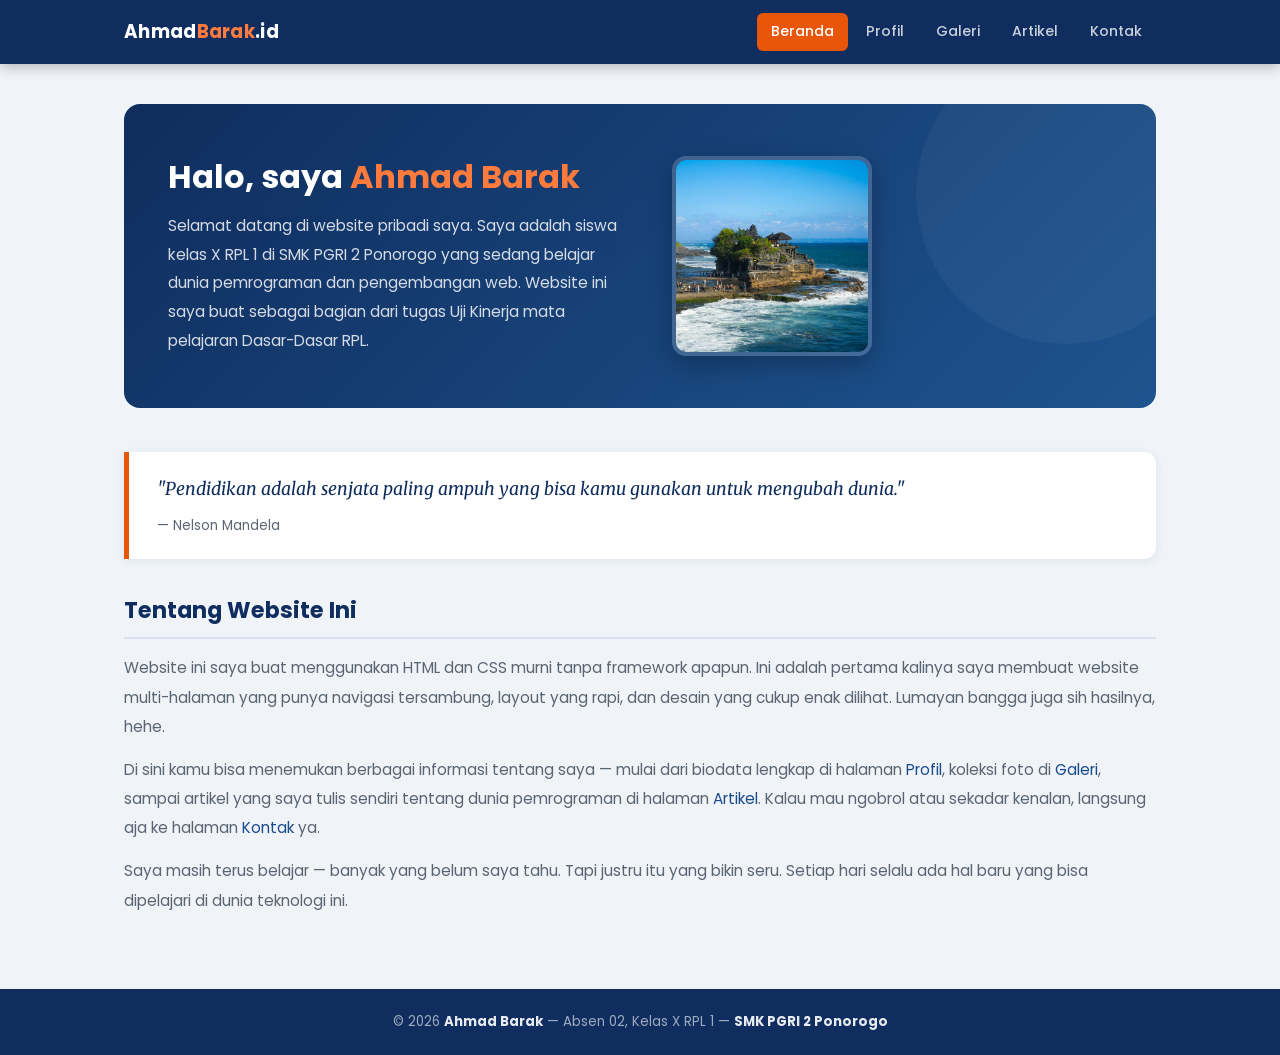
<file: index.html>
<!DOCTYPE html>
<html lang="id">
<head>
    <meta charset="UTF-8">
    <meta name="viewport" content="width=device-width, initial-scale=1.0">
    <title>Beranda — Website Ahmad Barak</title>
    <link rel="stylesheet" href="style.css">
</head>
<body>

    <header>
        <div class="header-dalam">
            <a href="index.html" class="logo-site">Ahmad<span>Barak</span>.id</a>
            <nav>
                <ul>
                    <li><a href="index.html" class="aktif">Beranda</a></li>
                    <li><a href="profil.html">Profil</a></li>
                    <li><a href="galeri.html">Galeri</a></li>
                    <li><a href="artikel.html">Artikel</a></li>
                    <li><a href="kontak.html">Kontak</a></li>
                </ul>
            </nav>
        </div>
    </header>

    <main>

        <section class="hero-box">
            <div class="hero-teks">
                <h1>Halo, saya <span>Ahmad Barak</span> </h1>
                <p>
                    Selamat datang di website pribadi saya. Saya adalah siswa kelas X RPL 1
                    di SMK PGRI 2 Ponorogo yang sedang belajar dunia pemrograman dan
                    pengembangan web. Website ini saya buat sebagai bagian dari tugas
                    Uji Kinerja mata pelajaran Dasar-Dasar RPL.
                </p>
            </div>
            <div class="hero-foto">
                <img
                    src="img4.jpg"
                    alt="Pura Tanah Lot, Bali"
                >
            </div>
        </section>

        <div class="kotak-motivasi">
            <blockquote>
                "Pendidikan adalah senjata paling ampuh yang bisa kamu gunakan untuk mengubah dunia."
            </blockquote>
            <p class="sumber-kutipan">— Nelson Mandela</p>
        </div>

        <section class="tentang-saya">
            <h2>Tentang Website Ini</h2>
            <p>
                Website ini saya buat menggunakan HTML dan CSS murni tanpa framework apapun.
                Ini adalah pertama kalinya saya membuat website multi-halaman yang punya
                navigasi tersambung, layout yang rapi, dan desain yang cukup enak dilihat.
                Lumayan bangga juga sih hasilnya, hehe.
            </p>
            <p>
                Di sini kamu bisa menemukan berbagai informasi tentang saya — mulai dari
                biodata lengkap di halaman <a href="profil.html">Profil</a>, koleksi foto di
                <a href="galeri.html">Galeri</a>, sampai artikel yang saya tulis sendiri
                tentang dunia pemrograman di halaman <a href="artikel.html">Artikel</a>.
                Kalau mau ngobrol atau sekadar kenalan, langsung aja ke halaman
                <a href="kontak.html">Kontak</a> ya.
            </p>
            <p>
                Saya masih terus belajar — banyak yang belum saya tahu. Tapi justru itu
                yang bikin seru. Setiap hari selalu ada hal baru yang bisa dipelajari di
                dunia teknologi ini.
            </p>
        </section>

    </main>

    <footer>
        <p>
            &copy; 2026 <strong>Ahmad Barak</strong> &mdash; Absen 02, Kelas X RPL 1 &mdash;
            <strong>SMK PGRI 2 Ponorogo</strong>
        </p>
    </footer>

</body>
</html>
</file>
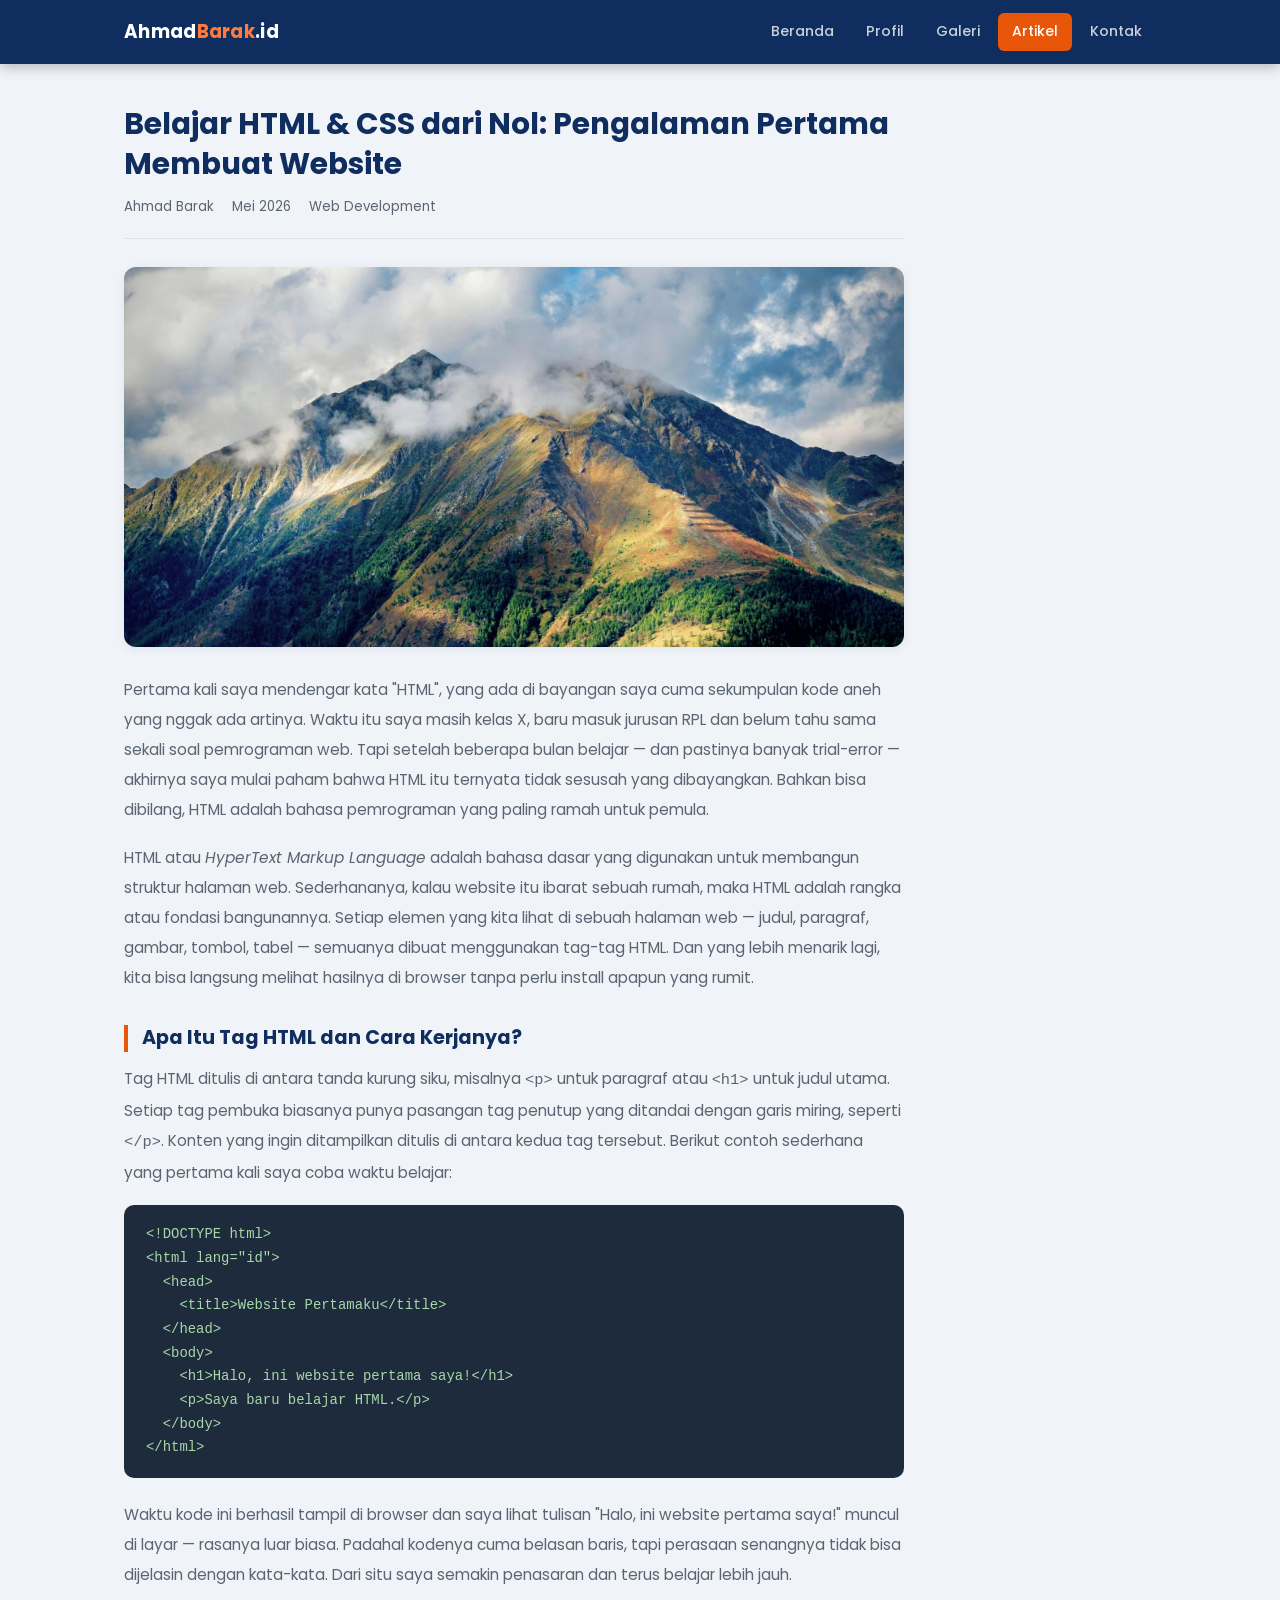
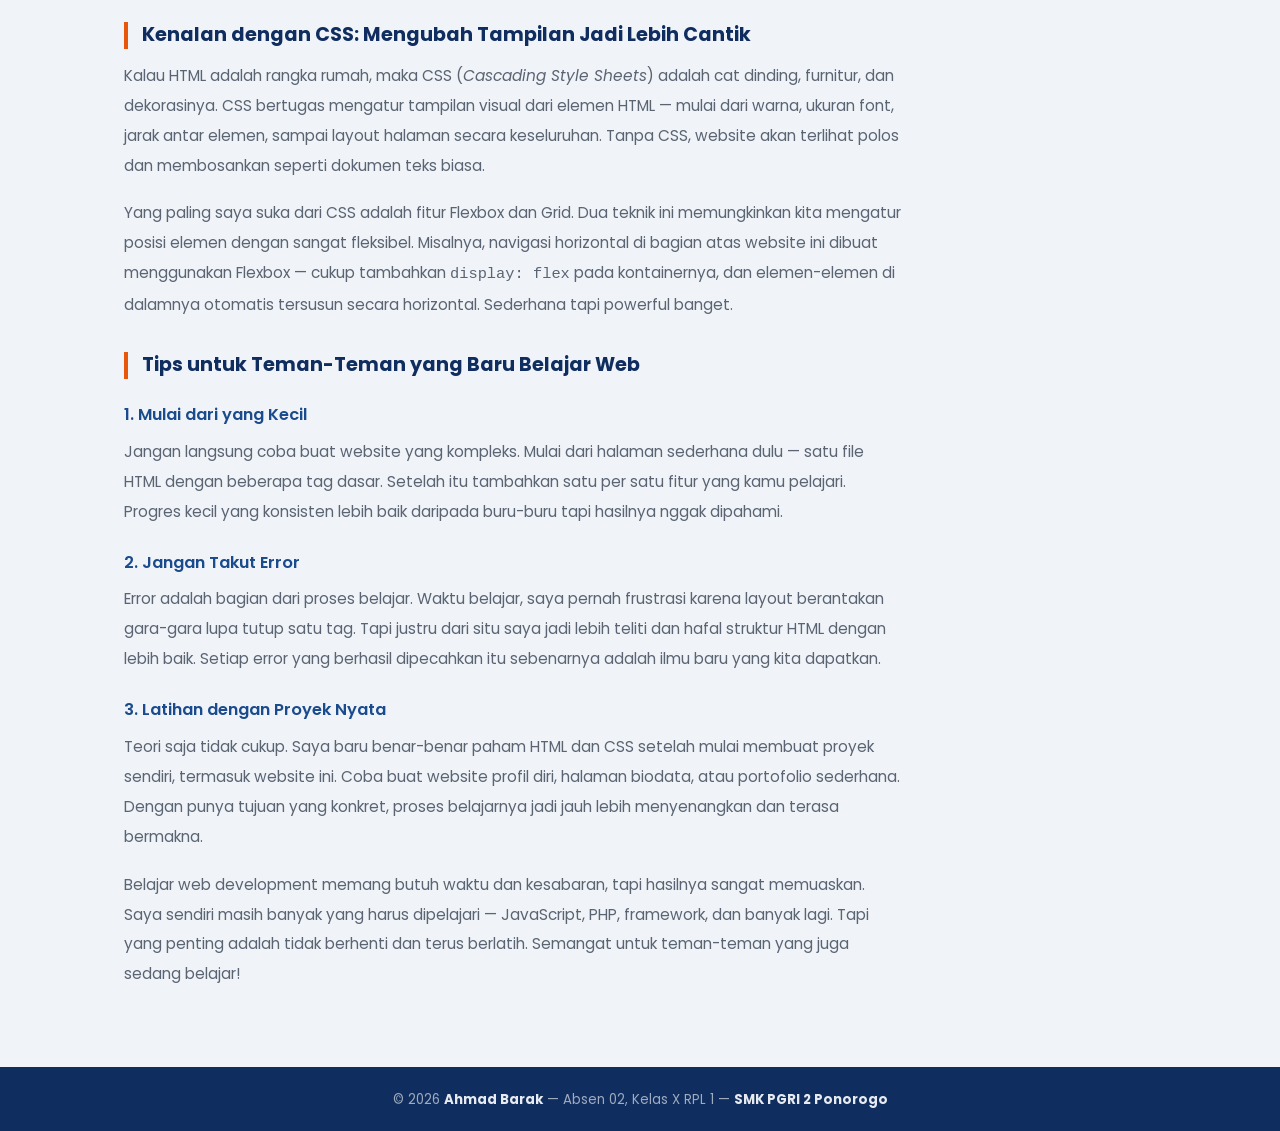
<file: artikel.html>
<!DOCTYPE html>
<html lang="id">
<head>
    <meta charset="UTF-8">
    <meta name="viewport" content="width=device-width, initial-scale=1.0">
    <title>Artikel — Website Ahmad Barak</title>
    <link rel="stylesheet" href="style.css">
</head>
<body>

    <header>
        <div class="header-dalam">
            <a href="index.html" class="logo-site">Ahmad<span>Barak</span>.id</a>
            <nav>
                <ul>
                    <li><a href="index.html">Beranda</a></li>
                    <li><a href="profil.html">Profil</a></li>
                    <li><a href="galeri.html">Galeri</a></li>
                    <li><a href="artikel.html" class="aktif">Artikel</a></li>
                    <li><a href="kontak.html">Kontak</a></li>
                </ul>
            </nav>
        </div>
    </header>

    <main>

        <div class="wrapper-artikel">

            <h1 class="judul-artikel">Belajar HTML & CSS dari Nol: Pengalaman Pertama Membuat Website</h1>

            <div class="meta-artikel">
                <span> Ahmad Barak</span>
                <span> Mei 2026</span>
                <span> Web Development</span>
            </div>

            <img
                src="img5.jpg"
                alt="Belajar HTML dan CSS"
                class="gambar-artikel"
            >

            <p>
                Pertama kali saya mendengar kata "HTML", yang ada di bayangan saya cuma sekumpulan
                kode aneh yang nggak ada artinya. Waktu itu saya masih kelas X, baru masuk jurusan
                RPL dan belum tahu sama sekali soal pemrograman web. Tapi setelah beberapa bulan
                belajar — dan pastinya banyak trial-error — akhirnya saya mulai paham bahwa HTML
                itu ternyata tidak sesusah yang dibayangkan. Bahkan bisa dibilang, HTML adalah
                bahasa pemrograman yang paling ramah untuk pemula.
            </p>

            <p>
                HTML atau <em>HyperText Markup Language</em> adalah bahasa dasar yang digunakan
                untuk membangun struktur halaman web. Sederhananya, kalau website itu ibarat
                sebuah rumah, maka HTML adalah rangka atau fondasi bangunannya. Setiap elemen
                yang kita lihat di sebuah halaman web — judul, paragraf, gambar, tombol, tabel —
                semuanya dibuat menggunakan tag-tag HTML. Dan yang lebih menarik lagi, kita bisa
                langsung melihat hasilnya di browser tanpa perlu install apapun yang rumit.
            </p>

            <h2>Apa Itu Tag HTML dan Cara Kerjanya?</h2>

            <p>
                Tag HTML ditulis di antara tanda kurung siku, misalnya <code>&lt;p&gt;</code>
                untuk paragraf atau <code>&lt;h1&gt;</code> untuk judul utama. Setiap tag
                pembuka biasanya punya pasangan tag penutup yang ditandai dengan garis miring,
                seperti <code>&lt;/p&gt;</code>. Konten yang ingin ditampilkan ditulis di antara
                kedua tag tersebut. Berikut contoh sederhana yang pertama kali saya coba waktu
                belajar:
            </p>

            <div class="contoh-kode">
&lt;!DOCTYPE html&gt;<br>
&lt;html lang="id"&gt;<br>
&nbsp;&nbsp;&lt;head&gt;<br>
&nbsp;&nbsp;&nbsp;&nbsp;&lt;title&gt;Website Pertamaku&lt;/title&gt;<br>
&nbsp;&nbsp;&lt;/head&gt;<br>
&nbsp;&nbsp;&lt;body&gt;<br>
&nbsp;&nbsp;&nbsp;&nbsp;&lt;h1&gt;Halo, ini website pertama saya!&lt;/h1&gt;<br>
&nbsp;&nbsp;&nbsp;&nbsp;&lt;p&gt;Saya baru belajar HTML.&lt;/p&gt;<br>
&nbsp;&nbsp;&lt;/body&gt;<br>
&lt;/html&gt;
            </div>

            <p>
                Waktu kode ini berhasil tampil di browser dan saya lihat tulisan "Halo, ini website
                pertama saya!" muncul di layar — rasanya luar biasa. Padahal kodenya cuma belasan
                baris, tapi perasaan senangnya tidak bisa dijelasin dengan kata-kata. Dari situ
                saya semakin penasaran dan terus belajar lebih jauh.
            </p>

            <h2>Kenalan dengan CSS: Mengubah Tampilan Jadi Lebih Cantik</h2>

            <p>
                Kalau HTML adalah rangka rumah, maka CSS (<em>Cascading Style Sheets</em>) adalah
                cat dinding, furnitur, dan dekorasinya. CSS bertugas mengatur tampilan visual dari
                elemen HTML — mulai dari warna, ukuran font, jarak antar elemen, sampai layout
                halaman secara keseluruhan. Tanpa CSS, website akan terlihat polos dan membosankan
                seperti dokumen teks biasa.
            </p>

            <p>
                Yang paling saya suka dari CSS adalah fitur Flexbox dan Grid. Dua teknik ini
                memungkinkan kita mengatur posisi elemen dengan sangat fleksibel. Misalnya,
                navigasi horizontal di bagian atas website ini dibuat menggunakan Flexbox —
                cukup tambahkan <code>display: flex</code> pada kontainernya, dan elemen-elemen
                di dalamnya otomatis tersusun secara horizontal. Sederhana tapi powerful banget.
            </p>

            <h2>Tips untuk Teman-Teman yang Baru Belajar Web</h2>

            <h3>1. Mulai dari yang Kecil</h3>
            <p>
                Jangan langsung coba buat website yang kompleks. Mulai dari halaman sederhana
                dulu — satu file HTML dengan beberapa tag dasar. Setelah itu tambahkan satu per
                satu fitur yang kamu pelajari. Progres kecil yang konsisten lebih baik daripada
                buru-buru tapi hasilnya nggak dipahami.
            </p>

            <h3>2. Jangan Takut Error</h3>
            <p>
                Error adalah bagian dari proses belajar. Waktu belajar, saya pernah frustrasi
                karena layout berantakan gara-gara lupa tutup satu tag. Tapi justru dari situ
                saya jadi lebih teliti dan hafal struktur HTML dengan lebih baik. Setiap error
                yang berhasil dipecahkan itu sebenarnya adalah ilmu baru yang kita dapatkan.
            </p>

            <h3>3. Latihan dengan Proyek Nyata</h3>
            <p>
                Teori saja tidak cukup. Saya baru benar-benar paham HTML dan CSS setelah mulai
                membuat proyek sendiri, termasuk website ini. Coba buat website profil diri,
                halaman biodata, atau portofolio sederhana. Dengan punya tujuan yang konkret,
                proses belajarnya jadi jauh lebih menyenangkan dan terasa bermakna.
            </p>

            <p>
                Belajar web development memang butuh waktu dan kesabaran, tapi hasilnya sangat
                memuaskan. Saya sendiri masih banyak yang harus dipelajari — JavaScript, PHP,
                framework, dan banyak lagi. Tapi yang penting adalah tidak berhenti dan terus
                berlatih. Semangat untuk teman-teman yang juga sedang belajar! 
            </p>

        </div>

    </main>

    <footer>
        <p>
            &copy; 2026 <strong>Ahmad Barak</strong> &mdash; Absen 02, Kelas X RPL 1 &mdash;
            <strong>SMK PGRI 2 Ponorogo</strong>
        </p>
    </footer>

</body>
</html>
</file>
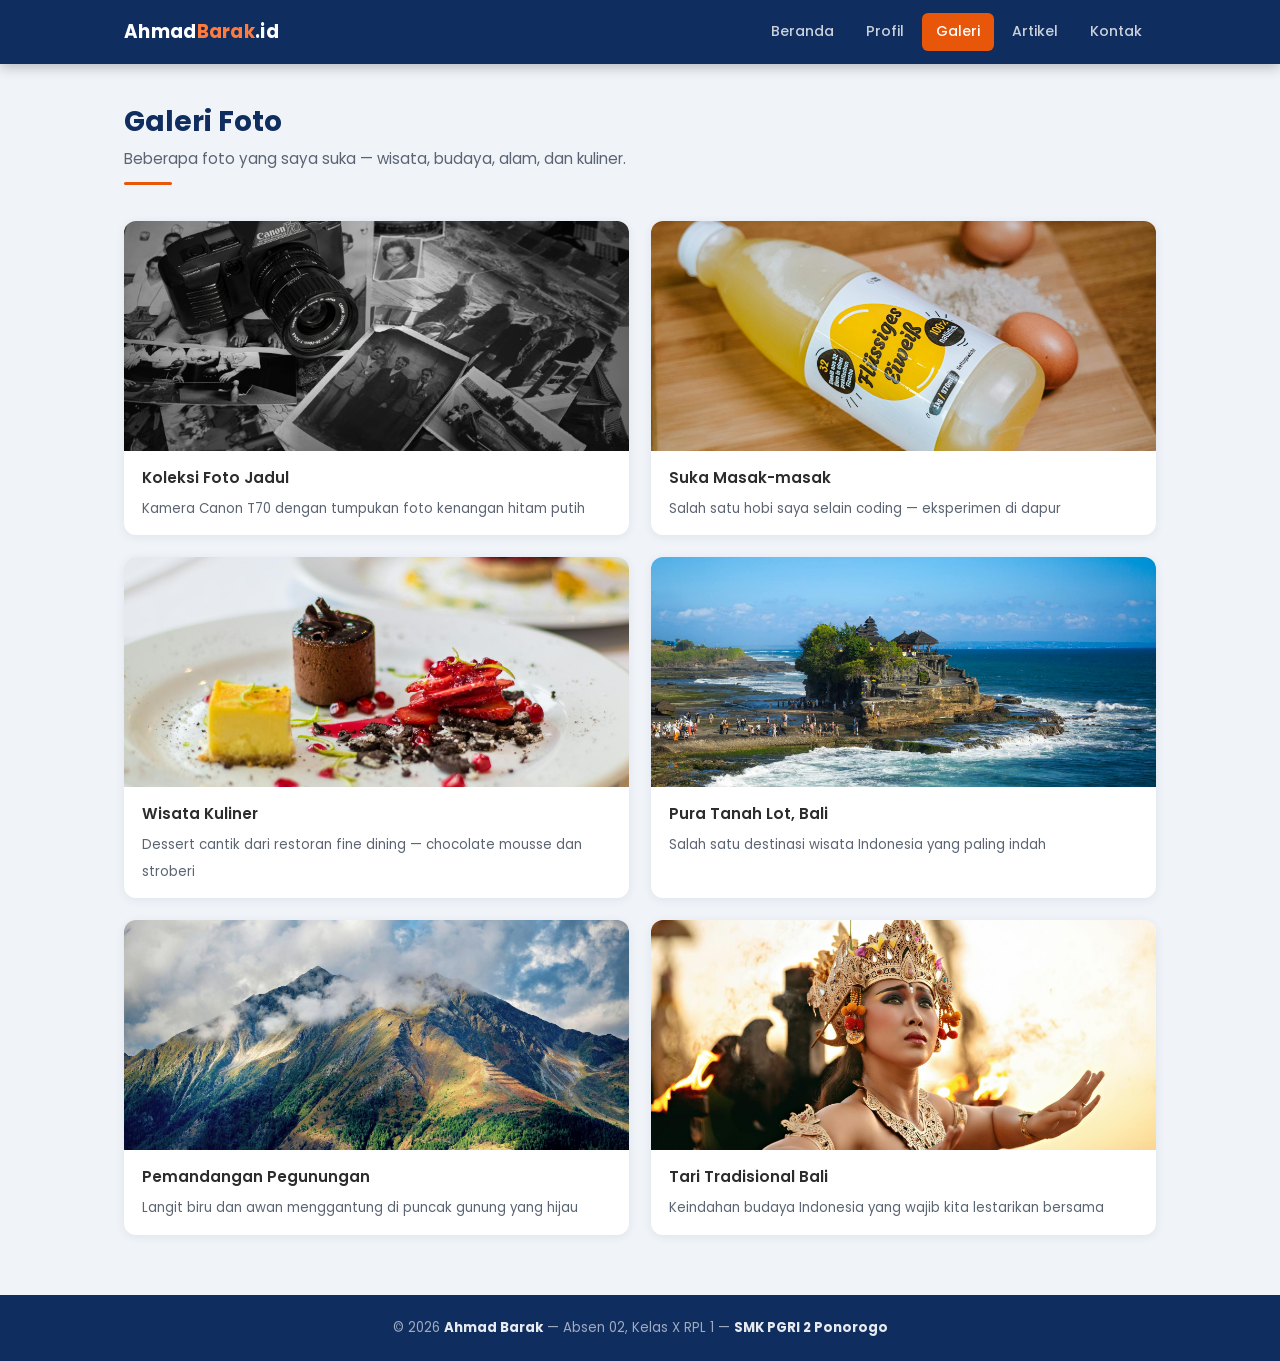
<file: galeri.html>
<!DOCTYPE html>
<html lang="id">
<head>
    <meta charset="UTF-8">
    <meta name="viewport" content="width=device-width, initial-scale=1.0">
    <title>Galeri — Website Ahmad Barak</title>
    <link rel="stylesheet" href="style.css">
</head>
<body>

    <header>
        <div class="header-dalam">
            <a href="index.html" class="logo-site">Ahmad<span>Barak</span>.id</a>
            <nav>
                <ul>
                    <li><a href="index.html">Beranda</a></li>
                    <li><a href="profil.html">Profil</a></li>
                    <li><a href="galeri.html" class="aktif">Galeri</a></li>
                    <li><a href="artikel.html">Artikel</a></li>
                    <li><a href="kontak.html">Kontak</a></li>
                </ul>
            </nav>
        </div>
    </header>

    <main>

        <div class="judul-halaman">
            <h1>Galeri Foto</h1>
            <p>Beberapa foto yang saya suka — wisata, budaya, alam, dan kuliner.</p>
            <div class="garis-aksen"></div>
        </div>

        <!-- Grid galeri — menggunakan CSS Grid sesuai ketentuan -->
        <div class="grid-galeri">

            <div class="item-galeri">
                <img src="img1.jpg" alt="Kamera dan foto jadul">
                <div class="keterangan-foto">
                    <strong>Koleksi Foto Jadul</strong>
                    <span>Kamera Canon T70 dengan tumpukan foto kenangan hitam putih</span>
                </div>
            </div>

            <div class="item-galeri">
                <img src="img2.jpg" alt="Bahan masakan telur">
                <div class="keterangan-foto">
                    <strong>Suka Masak-masak</strong>
                    <span>Salah satu hobi saya selain coding — eksperimen di dapur</span>
                </div>
            </div>

            <div class="item-galeri">
                <img src="img3.jpg" alt="Dessert fine dining">
                <div class="keterangan-foto">
                    <strong>Wisata Kuliner</strong>
                    <span>Dessert cantik dari restoran fine dining — chocolate mousse dan stroberi</span>
                </div>
            </div>

            <div class="item-galeri">
                <img src="img4.jpg" alt="Pura Tanah Lot Bali">
                <div class="keterangan-foto">
                    <strong>Pura Tanah Lot, Bali</strong>
                    <span>Salah satu destinasi wisata Indonesia yang paling indah</span>
                </div>
            </div>

            <div class="item-galeri">
                <img src="img5.jpg" alt="Pemandangan pegunungan">
                <div class="keterangan-foto">
                    <strong>Pemandangan Pegunungan</strong>
                    <span>Langit biru dan awan menggantung di puncak gunung yang hijau</span>
                </div>
            </div>

            <div class="item-galeri">
                <img src="img6.jpg" alt="Penari Bali">
                <div class="keterangan-foto">
                    <strong>Tari Tradisional Bali</strong>
                    <span>Keindahan budaya Indonesia yang wajib kita lestarikan bersama</span>
                </div>
            </div>

        </div>

    </main>

    <footer>
        <p>
            &copy; 2026 <strong>Ahmad Barak</strong> &mdash; Absen 02, Kelas X RPL 1 &mdash;
            <strong>SMK PGRI 2 Ponorogo</strong>
        </p>
    </footer>

</body>
</html>
</file>
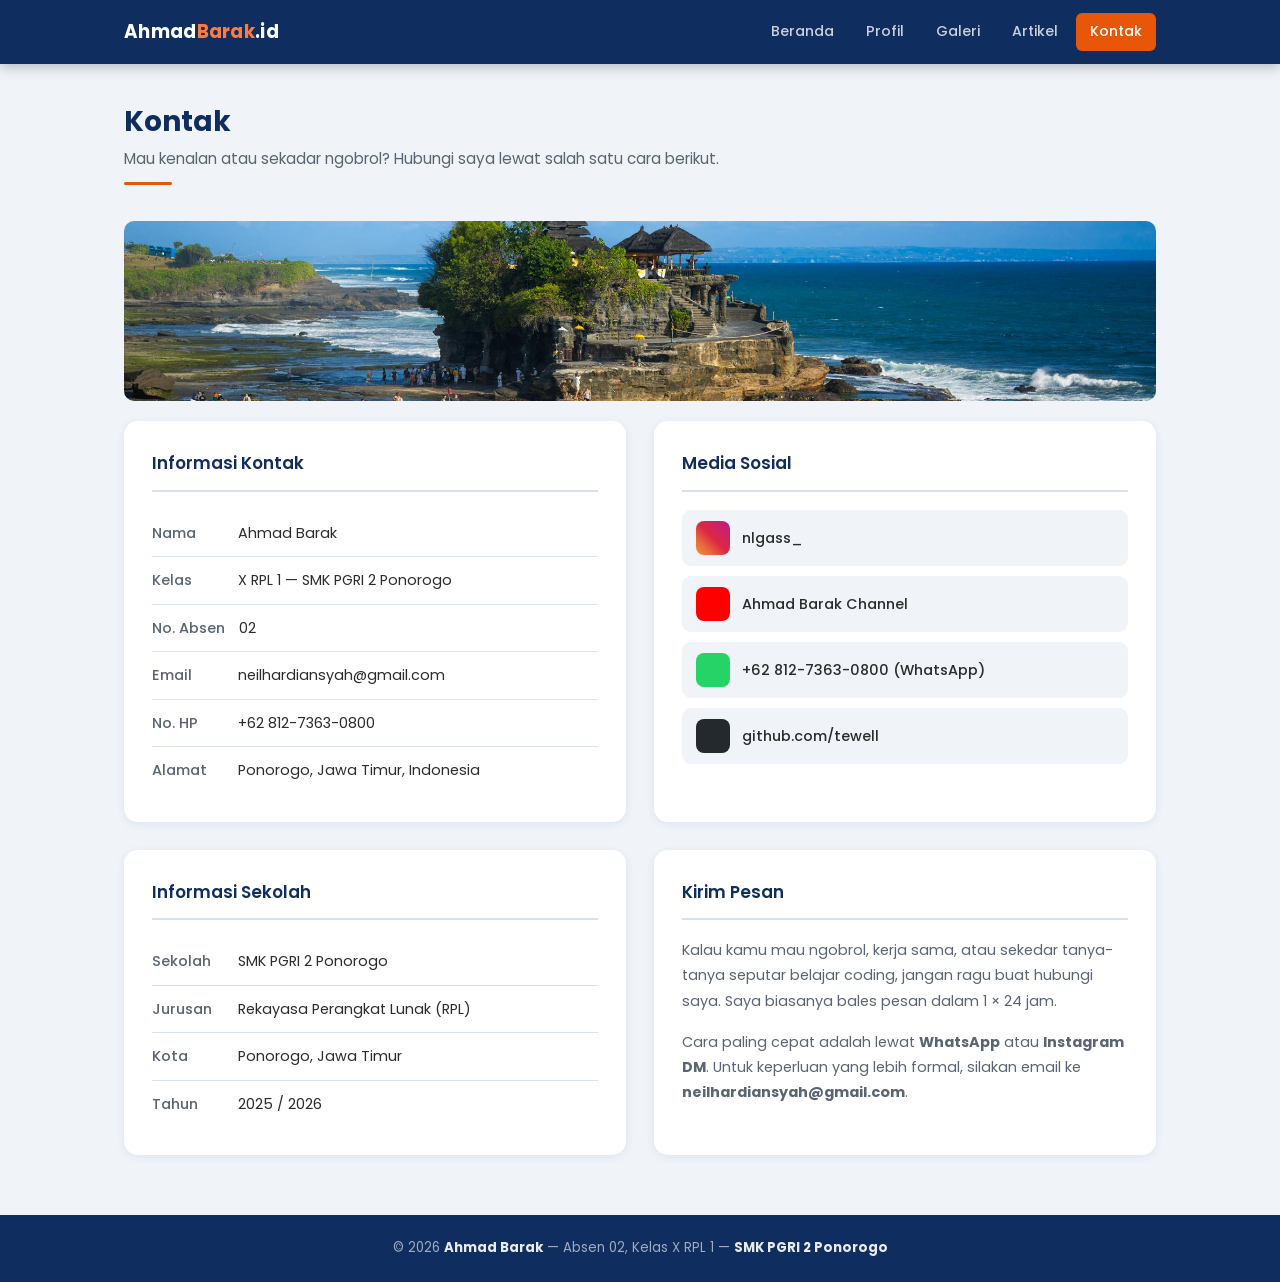
<file: kontak.html>
<!DOCTYPE html>
<html lang="id">
<head>
    <meta charset="UTF-8">
    <meta name="viewport" content="width=device-width, initial-scale=1.0">
    <title>Kontak — Website Ahmad Barak</title>
    <link rel="stylesheet" href="style.css">
</head>
<body>

    <header>
        <div class="header-dalam">
            <a href="index.html" class="logo-site">Ahmad<span>Barak</span>.id</a>
            <nav>
                <ul>
                    <li><a href="index.html">Beranda</a></li>
                    <li><a href="profil.html">Profil</a></li>
                    <li><a href="galeri.html">Galeri</a></li>
                    <li><a href="artikel.html">Artikel</a></li>
                    <li><a href="kontak.html" class="aktif">Kontak</a></li>
                </ul>
            </nav>
        </div>
    </header>

    <main>

        <div class="judul-halaman">
            <h1>Kontak</h1>
            <p>Mau kenalan atau sekadar ngobrol? Hubungi saya lewat salah satu cara berikut.</p>
            <div class="garis-aksen"></div>
        </div>

        <img
            src="img4.jpg"
            alt="Wisata Bali"
            class="gambar-kontak"
        >

        <div class="grid-kontak">

            <div class="kartu-kontak">
                <h3> Informasi Kontak</h3>
                <ul class="daftar-kontak">
                    <li>
                        <span class="label">Nama</span>
                        <span class="isi">Ahmad Barak</span>
                    </li>
                    <li>
                        <span class="label">Kelas</span>
                        <span class="isi">X RPL 1 — SMK PGRI 2 Ponorogo</span>
                    </li>
                    <li>
                        <span class="label">No. Absen</span>
                        <span class="isi">02</span>
                    </li>
                    <li>
                        <span class="label">Email</span>
                        <span class="isi">neilhardiansyah@gmail.com</span>
                    </li>
                    <li>
                        <span class="label">No. HP</span>
                        <span class="isi">+62 812-7363-0800</span>
                    </li>
                    <li>
                        <span class="label">Alamat</span>
                        <span class="isi">Ponorogo, Jawa Timur, Indonesia</span>
                    </li>
                </ul>
            </div>

            <div class="kartu-kontak">
                <h3> Media Sosial</h3>

                <a href="#" class="link-sosmed">
                    <span class="ikon-sosmed ig"></span>
                    <span>nlgass_</span>
                </a>

                <a href="#" class="link-sosmed">
                    <span class="ikon-sosmed yt"></span>
                    <span>Ahmad Barak Channel</span>
                </a>

                <a href="#" class="link-sosmed">
                    <span class="ikon-sosmed wa"></span>
                    <span>+62 812-7363-0800 (WhatsApp)</span>
                </a>

                <a href="#" class="link-sosmed">
                    <span class="ikon-sosmed gh"></span>
                    <span>github.com/tewell</span>
                </a>

            </div>

            <div class="kartu-kontak">
                <h3> Informasi Sekolah</h3>
                <ul class="daftar-kontak">
                    <li>
                        <span class="label">Sekolah</span>
                        <span class="isi">SMK PGRI 2 Ponorogo</span>
                    </li>
                    <li>
                        <span class="label">Jurusan</span>
                        <span class="isi">Rekayasa Perangkat Lunak (RPL)</span>
                    </li>
                    <li>
                        <span class="label">Kota</span>
                        <span class="isi">Ponorogo, Jawa Timur</span>
                    </li>
                    <li>
                        <span class="label">Tahun</span>
                        <span class="isi">2025 / 2026</span>
                    </li>
                </ul>
            </div>

            <div class="kartu-kontak">
                <h3> Kirim Pesan</h3>
                <p style="font-size: 0.9rem; color: var(--teks-abu); line-height: 1.75; margin-bottom: 16px;">
                    Kalau kamu mau ngobrol, kerja sama, atau sekedar tanya-tanya seputar
                    belajar coding, jangan ragu buat hubungi saya. Saya biasanya bales
                    pesan dalam 1 × 24 jam.
                </p>
                <p style="font-size: 0.9rem; color: var(--teks-abu); line-height: 1.75;">
                    Cara paling cepat adalah lewat <strong>WhatsApp</strong> atau
                    <strong>Instagram DM</strong>. Untuk keperluan yang lebih formal,
                    silakan email ke <strong>neilhardiansyah@gmail.com</strong>.
                </p>
            </div>

        </div>

    </main>

    <footer>
        <p>
            &copy; 2026 <strong>Ahmad Barak</strong> &mdash; Absen 02, Kelas X RPL 1 &mdash;
            <strong>SMK PGRI 2 Ponorogo</strong>
        </p>
    </footer>

</body>
</html>
</file>
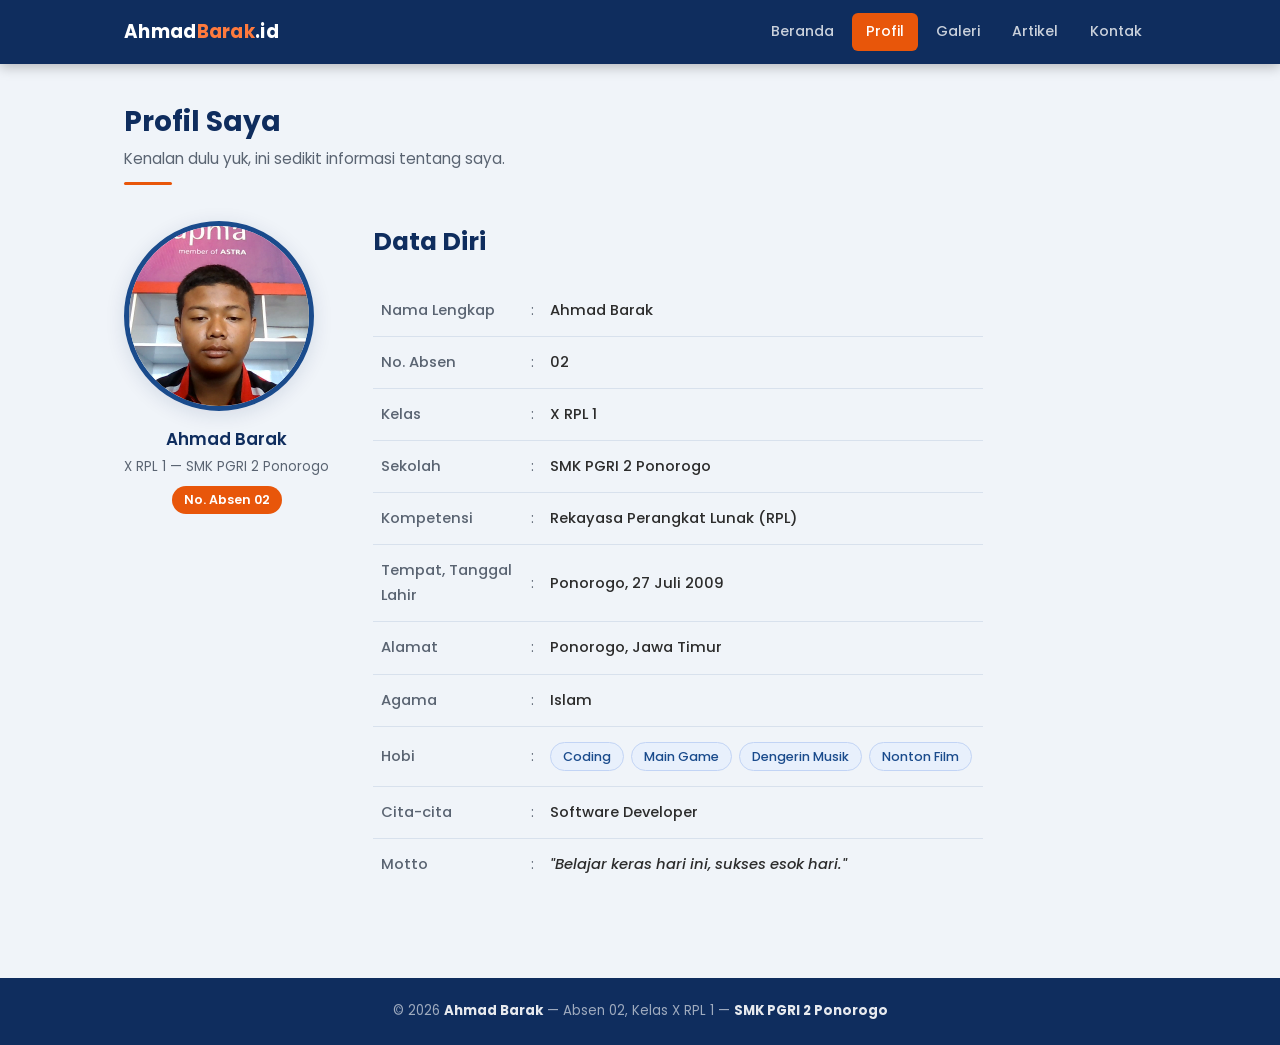
<file: profil.html>
<!DOCTYPE html>
<html lang="id">
<head>
    <meta charset="UTF-8">
    <meta name="viewport" content="width=device-width, initial-scale=1.0">
    <title>Profil — Website Ahmad Barak</title>
    <link rel="stylesheet" href="style.css">
</head>
<body>

    <header>
        <div class="header-dalam">
            <a href="index.html" class="logo-site">Ahmad<span>Barak</span>.id</a>
            <nav>
                <ul>
                    <li><a href="index.html">Beranda</a></li>
                    <li><a href="profil.html" class="aktif">Profil</a></li>
                    <li><a href="galeri.html">Galeri</a></li>
                    <li><a href="artikel.html">Artikel</a></li>
                    <li><a href="kontak.html">Kontak</a></li>
                </ul>
            </nav>
        </div>
    </header>

    <main>

        <div class="judul-halaman">
            <h1>Profil Saya</h1>
            <p>Kenalan dulu yuk, ini sedikit informasi tentang saya.</p>
            <div class="garis-aksen"></div>
        </div>

        <div class="profil-layout">

            <div class="profil-kiri">
                <img
                    src="img7.jpg"
                    alt="Foto profil Ahmad Barak"
                >
                <p class="nama-profil">Ahmad Barak</p>
                <p class="kelas-profil">X RPL 1 &mdash; SMK PGRI 2 Ponorogo</p>
                <span class="absen-badge">No. Absen 02</span>
            </div>

            <div class="profil-kanan">
                <h2>Data Diri</h2>

                <table class="tabel-biodata">
                    <tr>
                        <td>Nama Lengkap</td>
                        <td>:</td>
                        <td>Ahmad Barak</td>
                    </tr>
                    <tr>
                        <td>No. Absen</td>
                        <td>:</td>
                        <td>02</td>
                    </tr>
                    <tr>
                        <td>Kelas</td>
                        <td>:</td>
                        <td>X RPL 1</td>
                    </tr>
                    <tr>
                        <td>Sekolah</td>
                        <td>:</td>
                        <td>SMK PGRI 2 Ponorogo</td>
                    </tr>
                    <tr>
                        <td>Kompetensi</td>
                        <td>:</td>
                        <td>Rekayasa Perangkat Lunak (RPL)</td>
                    </tr>
                    <tr>
                        <td>Tempat, Tanggal Lahir</td>
                        <td>:</td>
                        <td>Ponorogo, 27 Juli 2009</td>
                    </tr>
                    <tr>
                        <td>Alamat</td>
                        <td>:</td>
                        <td>Ponorogo, Jawa Timur</td>
                    </tr>
                    <tr>
                        <td>Agama</td>
                        <td>:</td>
                        <td>Islam</td>
                    </tr>
                    <tr>
                        <td>Hobi</td>
                        <td>:</td>
                        <td>
                            <span class="tag-hobi">Coding</span>
                            <span class="tag-hobi">Main Game</span>
                            <span class="tag-hobi">Dengerin Musik</span>
                            <span class="tag-hobi">Nonton Film</span>
                        </td>
                    </tr>
                    <tr>
                        <td>Cita-cita</td>
                        <td>:</td>
                        <td>Software Developer</td>
                    </tr>
                    <tr>
                        <td>Motto</td>
                        <td>:</td>
                        <td><em>"Belajar keras hari ini, sukses esok hari."</em></td>
                    </tr>
                </table>

            </div>
        </div>

    </main>

    <footer>
        <p>
            &copy; 2026 <strong>Ahmad Barak</strong> &mdash; Absen 02, Kelas X RPL 1 &mdash;
            <strong>SMK PGRI 2 Ponorogo</strong>
        </p>
    </footer>

</body>
</html>
</file>
<file: style.css>
/* =============================================
   style.css — Website Ahmad Barak | XI RPL 1
   SMK PGRI 2 Ponorogo
   ============================================= */

@import url('https://fonts.googleapis.com/css2?family=Poppins:ital,wght@0,300;0,400;0,500;0,600;0,700;1,400&family=Merriweather:ital,wght@0,400;0,700;1,400&display=swap');

/* ---- CSS Variables ---- */
:root {
    --biru-tua: #0f2d5e;
    --biru: #1a4b8c;
    --aksen: #e8560a;
    --aksen-muda: #ff7a3d;
    --bg: #f0f4f9;
    --putih: #ffffff;
    --teks: #2c2c2c;
    --teks-abu: #5a6472;
    --border: #d8e1ed;
    --shadow-ringan: 0 2px 10px rgba(15, 45, 94, 0.08);
    --shadow-sedang: 0 4px 20px rgba(15, 45, 94, 0.12);
}

/* ---- Reset & Base ---- */
* {
    margin: 0;
    padding: 0;
    box-sizing: border-box;
}

body {
    font-family: 'Poppins', sans-serif;
    background-color: var(--bg);
    color: var(--teks);
    line-height: 1.7;
    min-height: 100vh;
    display: flex;
    flex-direction: column;
}

img {
    max-width: 100%;
    display: block;
}

a {
    color: var(--biru);
    text-decoration: none;
}

ul {
    list-style: none;
}

/* =============================================
   HEADER & NAVIGASI
   ============================================= */
header {
    background-color: var(--biru-tua);
    position: sticky;
    top: 0;
    z-index: 999;
    box-shadow: 0 3px 12px rgba(0, 0, 0, 0.25);
}

.header-dalam {
    max-width: 1080px;
    margin: 0 auto;
    padding: 0 24px;
    height: 64px;
    display: flex;
    align-items: center;
    justify-content: space-between;
}

.logo-site {
    font-size: 1.15rem;
    font-weight: 700;
    color: var(--putih);
    letter-spacing: 0.3px;
}

.logo-site span {
    color: var(--aksen-muda);
}

/* Navigasi pakai Flexbox — sesuai ketentuan */
nav ul {
    display: flex;
    align-items: center;
    gap: 4px;
}

nav ul li a {
    color: rgba(255, 255, 255, 0.78);
    font-size: 0.88rem;
    font-weight: 500;
    padding: 7px 14px;
    border-radius: 6px;
    transition: background-color 0.2s ease, color 0.2s ease;
    display: block;
}

/* Hover effect pada navigasi — sesuai ketentuan */
nav ul li a:hover {
    background-color: var(--aksen);
    color: var(--putih);
}

nav ul li a.aktif {
    background-color: var(--aksen);
    color: var(--putih);
}

/* =============================================
   MAIN CONTENT WRAPPER
   ============================================= */
main {
    flex: 1;
    max-width: 1080px;
    margin: 0 auto;
    width: 100%;
    padding: 40px 24px 60px;
}

/* =============================================
   FOOTER
   ============================================= */
footer {
    background-color: var(--biru-tua);
    color: rgba(255, 255, 255, 0.6);
    text-align: center;
    padding: 22px 20px;
    font-size: 0.83rem;
    margin-top: auto;
}

footer strong {
    color: rgba(255, 255, 255, 0.9);
}

footer a {
    color: var(--aksen-muda);
}

/* =============================================
   KOMPONEN UMUM
   ============================================= */
.judul-halaman {
    margin-bottom: 36px;
}

.judul-halaman h1 {
    font-size: 1.75rem;
    color: var(--biru-tua);
    font-weight: 700;
    margin-bottom: 6px;
    line-height: 1.3;
}

.judul-halaman p {
    color: var(--teks-abu);
    font-size: 0.95rem;
}

.garis-aksen {
    width: 48px;
    height: 3px;
    background-color: var(--aksen);
    border-radius: 2px;
    margin-top: 10px;
}

/* =============================================
   HALAMAN BERANDA (index.html)
   ============================================= */
.hero-box {
    background: linear-gradient(135deg, var(--biru-tua) 0%, #1e548f 100%);
    border-radius: 16px;
    padding: 52px 44px;
    color: var(--putih);
    display: flex;
    align-items: center;
    gap: 44px;
    margin-bottom: 44px;
    overflow: hidden;
    position: relative;
}

.hero-box::before {
    content: '';
    position: absolute;
    top: -60px;
    right: -60px;
    width: 300px;
    height: 300px;
    border-radius: 50%;
    background: rgba(255,255,255,0.04);
    pointer-events: none;
}

.hero-teks h1 {
    font-size: 2rem;
    font-weight: 700;
    line-height: 1.3;
    margin-bottom: 14px;
}

.hero-teks h1 span {
    color: var(--aksen-muda);
}

.hero-teks p {
    font-size: 0.97rem;
    opacity: 0.82;
    line-height: 1.85;
    max-width: 460px;
}

.hero-foto {
    flex-shrink: 0;
}

.hero-foto img {
    width: 200px;
    height: 200px;
    border-radius: 14px;
    object-fit: cover;
    border: 4px solid rgba(255, 255, 255, 0.18);
    box-shadow: 0 8px 24px rgba(0,0,0,0.25);
}

/* Quote motivasi */
.kotak-motivasi {
    background: var(--putih);
    border-left: 5px solid var(--aksen);
    border-radius: 0 12px 12px 0;
    padding: 22px 28px;
    box-shadow: var(--shadow-ringan);
    margin: 32px 0;
}

.kotak-motivasi blockquote {
    font-family: 'Merriweather', serif;
    font-size: 1.1rem;
    font-style: italic;
    color: var(--biru-tua);
    line-height: 1.75;
}

.kotak-motivasi .sumber-kutipan {
    margin-top: 10px;
    font-size: 0.83rem;
    color: var(--teks-abu);
    font-style: normal;
}

.tentang-saya h2 {
    font-size: 1.4rem;
    color: var(--biru-tua);
    margin-bottom: 14px;
    padding-bottom: 8px;
    border-bottom: 2px solid var(--border);
}

.tentang-saya p {
    color: var(--teks-abu);
    line-height: 1.9;
    margin-bottom: 14px;
    font-size: 0.96rem;
}

/* =============================================
   HALAMAN PROFIL (profil.html)
   ============================================= */
.profil-layout {
    display: flex;
    gap: 44px;
    align-items: flex-start;
}

.profil-kiri {
    flex-shrink: 0;
    text-align: center;
}

.profil-kiri img {
    width: 190px;
    height: 190px;
    border-radius: 50%;
    object-fit: cover;
    border: 5px solid var(--biru);
    box-shadow: var(--shadow-sedang);
}

.profil-kiri .nama-profil {
    margin-top: 14px;
    font-weight: 600;
    color: var(--biru-tua);
    font-size: 1.05rem;
}

.profil-kiri .kelas-profil {
    font-size: 0.83rem;
    color: var(--teks-abu);
    margin-top: 2px;
}

.profil-kiri .absen-badge {
    display: inline-block;
    background-color: var(--aksen);
    color: var(--putih);
    font-size: 0.78rem;
    font-weight: 600;
    padding: 3px 12px;
    border-radius: 20px;
    margin-top: 8px;
}

.profil-kanan h2 {
    font-size: 1.55rem;
    color: var(--biru-tua);
    margin-bottom: 22px;
    font-weight: 700;
}

/* Tabel biodata */
.tabel-biodata {
    width: 100%;
    border-collapse: collapse;
    margin-bottom: 28px;
}

.tabel-biodata tr {
    border-bottom: 1px solid var(--border);
}

.tabel-biodata tr:last-child {
    border-bottom: none;
}

.tabel-biodata td {
    padding: 13px 8px;
    font-size: 0.92rem;
    vertical-align: middle;
}

.tabel-biodata td:first-child {
    color: var(--teks-abu);
    font-weight: 500;
    width: 150px;
}

.tabel-biodata td:nth-child(2) {
    color: var(--teks-abu);
    width: 16px;
    text-align: center;
}

.tabel-biodata td:last-child {
    color: var(--teks);
    font-weight: 500;
}

.tag-hobi {
    display: inline-block;
    background-color: #e8f0fc;
    color: var(--biru);
    border: 1px solid #c2d4f5;
    padding: 3px 12px;
    border-radius: 20px;
    font-size: 0.8rem;
    font-weight: 500;
    margin: 2px 3px 2px 0;
}

/* =============================================
   HALAMAN GALERI (galeri.html)
   ============================================= */
.grid-galeri {
    display: grid;
    grid-template-columns: repeat(2, 1fr);
    gap: 22px;
}

.item-galeri {
    background: var(--putih);
    border-radius: 12px;
    overflow: hidden;
    box-shadow: var(--shadow-ringan);
    transition: transform 0.25s ease, box-shadow 0.25s ease;
}

.item-galeri:hover {
    transform: translateY(-5px);
    box-shadow: var(--shadow-sedang);
}

.item-galeri img {
    width: 100%;
    height: 230px;
    object-fit: cover;
}

.keterangan-foto {
    padding: 14px 18px;
}

.keterangan-foto strong {
    display: block;
    font-size: 0.95rem;
    color: var(--teks);
    font-weight: 600;
    margin-bottom: 3px;
}

.keterangan-foto span {
    font-size: 0.83rem;
    color: var(--teks-abu);
}

.wrapper-artikel {
    max-width: 780px;
}

.judul-artikel {
    font-size: 1.85rem;
    color: var(--biru-tua);
    font-weight: 700;
    line-height: 1.35;
    margin-bottom: 12px;
}

.meta-artikel {
    display: flex;
    gap: 18px;
    font-size: 0.83rem;
    color: var(--teks-abu);
    margin-bottom: 28px;
    padding-bottom: 20px;
    border-bottom: 1px solid var(--border);
}

.meta-artikel span {
    display: flex;
    align-items: center;
    gap: 5px;
}

.gambar-artikel {
    width: 100%;
    border-radius: 12px;
    margin: 6px 0 28px;
    box-shadow: var(--shadow-ringan);
    max-height: 380px;
    object-fit: cover;
}

.wrapper-artikel p {
    color: var(--teks-abu);
    line-height: 1.95;
    margin-bottom: 18px;
    font-size: 0.96rem;
}

.wrapper-artikel h2 {
    font-size: 1.2rem;
    color: var(--biru-tua);
    margin: 32px 0 12px;
    padding-left: 14px;
    border-left: 4px solid var(--aksen);
    line-height: 1.4;
}

.wrapper-artikel h3 {
    font-size: 1.02rem;
    color: var(--biru);
    margin: 22px 0 8px;
    font-weight: 600;
}

.contoh-kode {
    background-color: #1e2b3c;
    color: #a8d8a8;
    padding: 18px 22px;
    border-radius: 10px;
    font-family: 'Courier New', monospace;
    font-size: 0.87rem;
    margin: 16px 0 22px;
    overflow-x: auto;
    line-height: 1.7;
}

.grid-kontak {
    display: grid;
    grid-template-columns: 1fr 1fr;
    gap: 28px;
}

.kartu-kontak {
    background: var(--putih);
    border-radius: 14px;
    padding: 28px;
    box-shadow: var(--shadow-ringan);
}

.kartu-kontak h3 {
    font-size: 1.05rem;
    color: var(--biru-tua);
    font-weight: 600;
    margin-bottom: 18px;
    padding-bottom: 12px;
    border-bottom: 2px solid var(--border);
}

.daftar-kontak li {
    padding: 11px 0;
    border-bottom: 1px solid var(--border);
    font-size: 0.9rem;
    display: flex;
    gap: 14px;
}

.daftar-kontak li:last-child {
    border-bottom: none;
}

.daftar-kontak .label {
    color: var(--teks-abu);
    font-weight: 500;
    min-width: 72px;
    flex-shrink: 0;
}

.daftar-kontak .isi {
    color: var(--teks);
    word-break: break-all;
}

/* Sosial media links */
.link-sosmed {
    display: flex;
    align-items: center;
    gap: 12px;
    padding: 11px 14px;
    border-radius: 9px;
    background-color: var(--bg);
    transition: background-color 0.2s, color 0.2s;
    margin-bottom: 10px;
    font-size: 0.9rem;
    font-weight: 500;
    color: var(--teks);
}

.link-sosmed:hover {
    background-color: var(--biru-tua);
    color: var(--putih);
}

.link-sosmed:last-child {
    margin-bottom: 0;
}

.ikon-sosmed {
    width: 34px;
    height: 34px;
    border-radius: 8px;
    display: flex;
    align-items: center;
    justify-content: center;
    font-size: 1.1rem;
    flex-shrink: 0;
}

.ig { background: linear-gradient(45deg, #f09433, #e6683c, #dc2743, #cc2366, #bc1888); }
.yt { background: #ff0000; }
.wa { background: #25D366; }
.gh { background: #24292e; }

.gambar-kontak {
    width: 100%;
    height: 180px;
    object-fit: cover;
    border-radius: 10px;
    margin-bottom: 20px;
}

@media (max-width: 768px) {
    .header-dalam {
        flex-direction: column;
        height: auto;
        padding: 14px 16px;
        gap: 10px;
    }

    nav ul {
        flex-wrap: wrap;
        justify-content: center;
        gap: 4px;
    }

    nav ul li a {
        font-size: 0.82rem;
        padding: 6px 10px;
    }

    main {
        padding: 24px 16px 48px;
    }

    .hero-box {
        flex-direction: column-reverse;
        padding: 32px 24px;
        text-align: center;
        gap: 24px;
    }

    .hero-teks p {
        max-width: 100%;
    }

    .profil-layout {
        flex-direction: column;
        align-items: center;
    }

    .grid-galeri {
        grid-template-columns: 1fr;
    }

    .grid-kontak {
        grid-template-columns: 1fr;
    }
}
</file>
